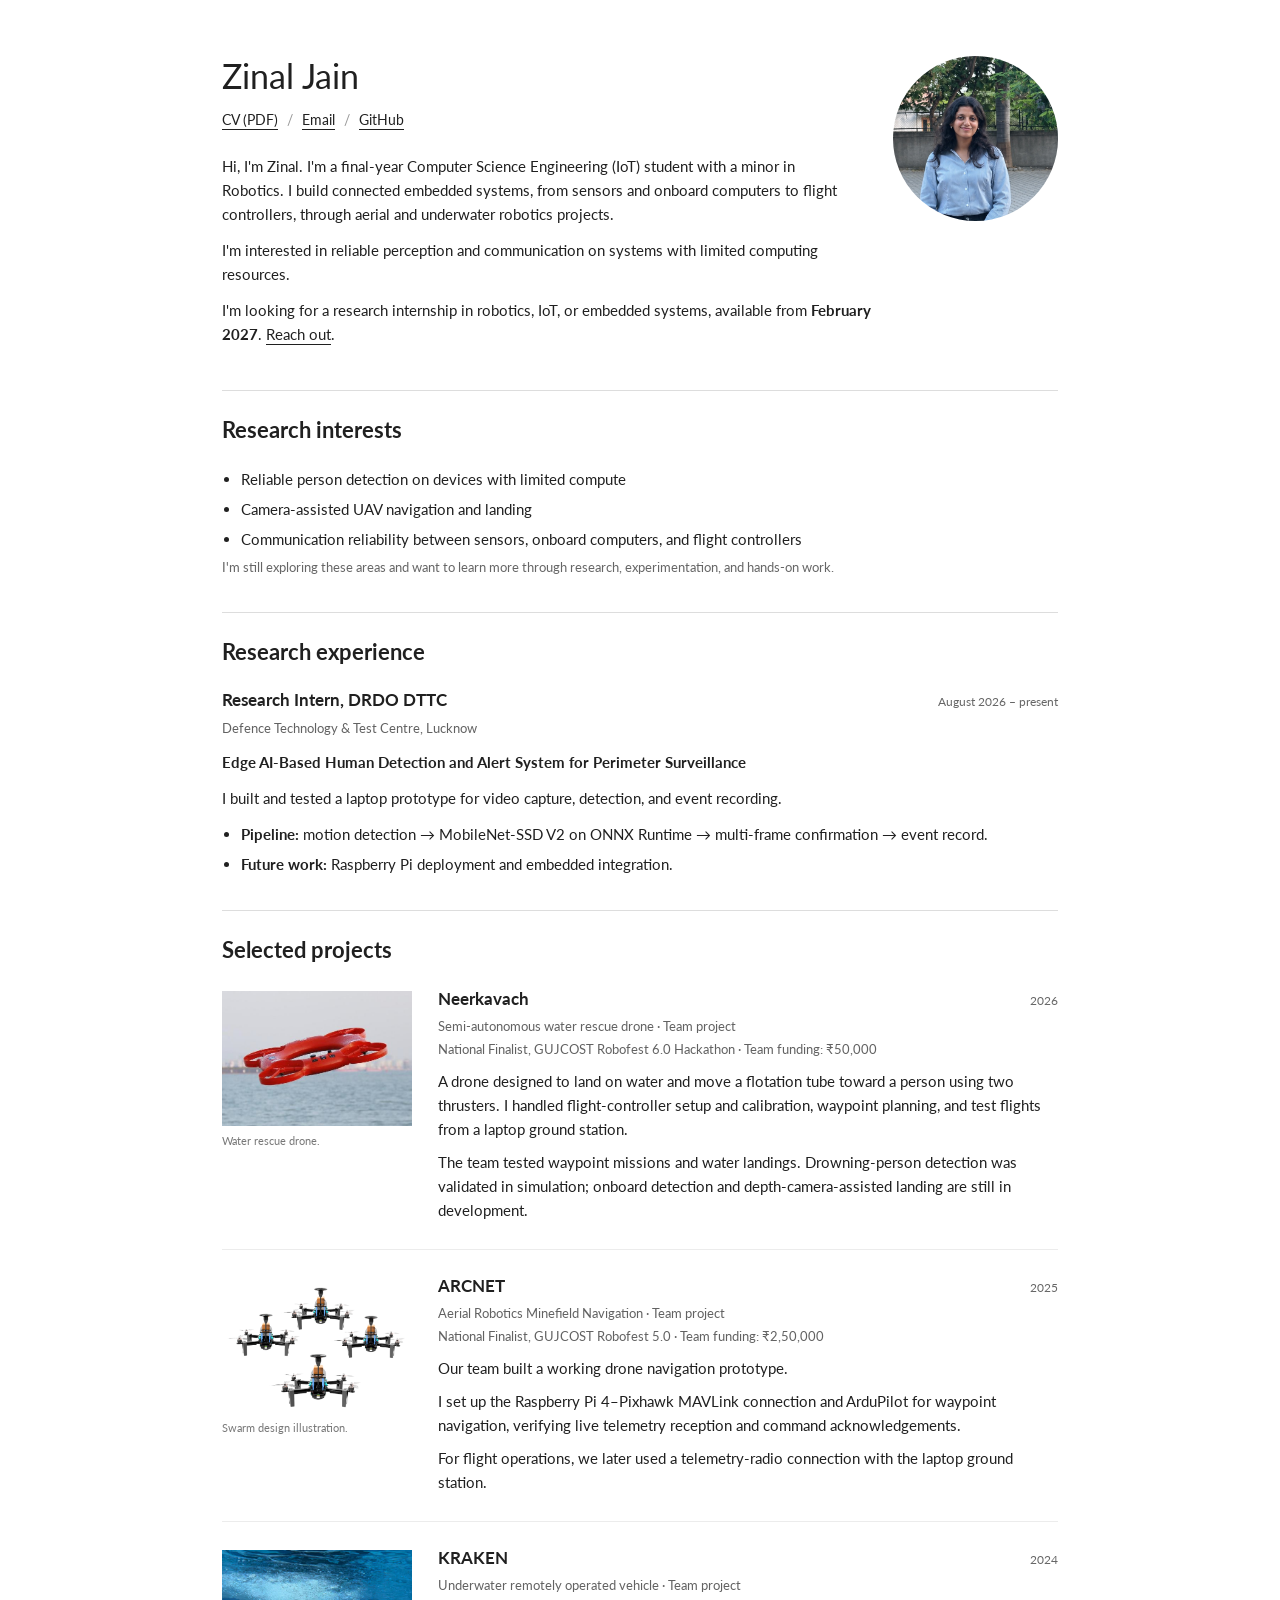
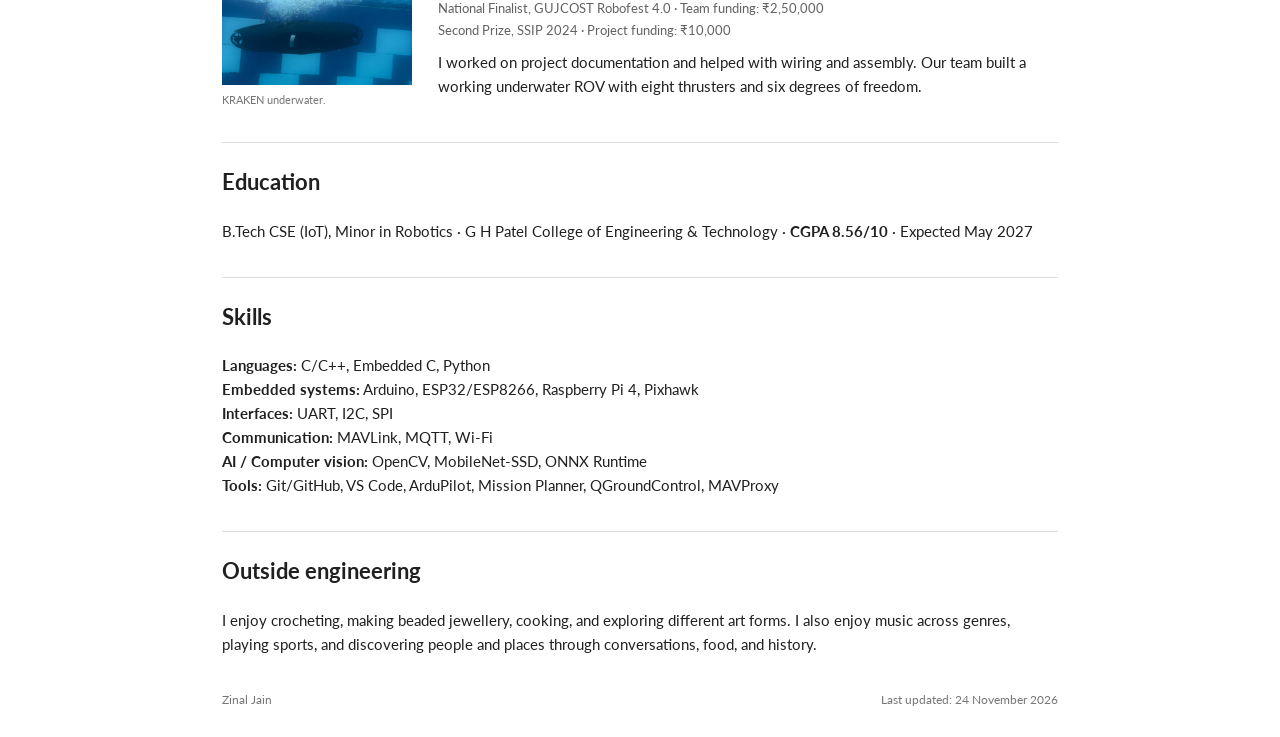
<file: index.html>
<!doctype html>
<html lang="en"><head><meta charset="utf-8"><meta name="viewport" content="width=device-width, initial-scale=1"><title>Zinal Jain | Robotics, Embedded Systems &amp; IoT</title><meta name="description" content="Zinal Jain, Computer Science Engineering (IoT) student. Research experience in edge AI and projects in UAV navigation and underwater robotics."><link rel="preconnect" href="https://fonts.googleapis.com"><link rel="preconnect" href="https://fonts.gstatic.com" crossorigin><link href="https://fonts.googleapis.com/css2?family=Lato:wght@400;700&display=swap" rel="stylesheet"><link rel="stylesheet" href="style.css?v=research-preview1"></head>
<body><main>
<section class="intro" aria-label="About me"><div class="portrait-frame"><img src="zinal-jain-portrait.jpg" alt="Zinal Jain" width="960" height="1280"></div><div class="intro-text">
<h1>Zinal Jain</h1>
<div class="contact-links"><a href="https://zinaljain.github.io/Zinal_Jain_CV.pdf" download>CV (PDF)</a><span aria-hidden="true"> / </span><a href="mailto:zinalj1605@gmail.com">Email</a><span aria-hidden="true"> / </span><a href="https://github.com/zinaljain" target="_blank" rel="noopener noreferrer">GitHub</a></div>
<p>Hi, I'm Zinal. I'm a final-year Computer Science Engineering (IoT) student with a minor in Robotics. I build connected embedded systems, from sensors and onboard computers to flight controllers, through aerial and underwater robotics projects.</p>
<p>I'm interested in reliable perception and communication on systems with limited computing resources.</p>
<p>I'm looking for a research internship in robotics, IoT, or embedded systems, available from <strong>February 2027</strong>. <a href="mailto:zinalj1605@gmail.com">Reach out</a>.</p>
</div></section>

<section class="research-themes" aria-labelledby="interests-heading">
  <h2 id="interests-heading">Research interests</h2>
  <ul>
    <li>Reliable person detection on devices with limited compute</li>
    <li>Camera-assisted UAV navigation and landing</li>
    <li>Communication reliability between sensors, onboard computers, and flight controllers</li>
  </ul>
  <p class="research-note">I'm still exploring these areas and want to learn more through research, experimentation, and hands-on work.</p>
</section>
<section><h2>Research experience</h2>
<article><div class="entry-heading"><h3>Research Intern, DRDO DTTC</h3><span>August 2026 – present</span></div><p class="subheading">Defence Technology &amp; Test Centre, Lucknow</p>
<p><strong>Edge AI-Based Human Detection and Alert System for Perimeter Surveillance</strong></p>
<p>I built and tested a laptop prototype for video capture, detection, and event recording.</p>
<ul><li><strong>Pipeline:</strong> motion detection → MobileNet-SSD V2 on ONNX Runtime → multi-frame confirmation → event record.</li><li><strong>Future work:</strong> Raspberry Pi deployment and embedded integration.</li></ul></article></section>

<section aria-labelledby="projects-heading">
  <h2 id="projects-heading">Selected projects</h2>
  <article class="project">
    <figure>
      <img src="neerkavach.png" alt="Red Neerkavach water rescue drone shown above water" width="537" height="498" loading="lazy">
      <figcaption>Water rescue drone.</figcaption>
    </figure>
    <div>
      <div class="entry-heading"><h3>Neerkavach</h3><span>2026</span></div>
      <p class="subheading">Semi-autonomous water rescue drone · Team project<br>National Finalist, GUJCOST Robofest 6.0 Hackathon · Team funding: ₹50,000</p>
      <p>A drone designed to land on water and move a flotation tube toward a person using two thrusters. I handled flight-controller setup and calibration, waypoint planning, and test flights from a laptop ground station.</p>
      <p>The team tested waypoint missions and water landings. Drowning-person detection was validated in simulation; onboard detection and depth-camera-assisted landing are still in development.</p>
    </div>
  </article>
  <article class="project">
    <figure>
      <img src="arcnet.png" alt="ARCNET design illustration showing four drones in formation" width="601" height="451" loading="lazy">
      <figcaption>Swarm design illustration.</figcaption>
    </figure>
    <div>
      <div class="entry-heading"><h3>ARCNET</h3><span>2025</span></div>
      <p class="subheading">Aerial Robotics Minefield Navigation · Team project<br>National Finalist, GUJCOST Robofest 5.0 · Team funding: ₹2,50,000</p>
      <p>Our team built a working drone navigation prototype.</p>
      <p>I set up the Raspberry Pi 4–Pixhawk MAVLink connection and ArduPilot for waypoint navigation, verifying live telemetry reception and command acknowledgements.</p>
      <p>For flight operations, we later used a telemetry-radio connection with the laptop ground station.</p>
    </div>
  </article>
  <article class="project">
    <figure>
      <img src="kraken-underwater.png" alt="KRAKEN underwater ROV submerged in a pool" width="445" height="192" loading="lazy">
      <figcaption>KRAKEN underwater.</figcaption>
    </figure>
    <div>
      <div class="entry-heading"><h3>KRAKEN</h3><span>2024</span></div>
      <p class="subheading">Underwater remotely operated vehicle · Team project<br>National Finalist, GUJCOST Robofest 4.0 · Team funding: ₹2,50,000<br>Second Prize, SSIP 2024 · Project funding: ₹10,000</p>
      <p>I worked on project documentation and helped with wiring and assembly. Our team built a working underwater ROV with eight thrusters and six degrees of freedom.</p>
    </div>
  </article>
</section>
<section class="compact"><h2>Education</h2><p>B.Tech CSE (IoT), Minor in Robotics · G H Patel College of Engineering &amp; Technology · <strong>CGPA 8.56/10</strong> · Expected May 2027</p></section>
<section class="compact"><h2>Skills</h2>
<p><strong>Languages:</strong> C/C++, Embedded C, Python<br>
<strong>Embedded systems:</strong> Arduino, ESP32/ESP8266, Raspberry Pi 4, Pixhawk<br>
<strong>Interfaces:</strong> UART, I2C, SPI<br>
<strong>Communication:</strong> MAVLink, MQTT, Wi-Fi<br>
<strong>AI / Computer vision:</strong> OpenCV, MobileNet-SSD, ONNX Runtime<br>
<strong>Tools:</strong> Git/GitHub, VS Code, ArduPilot, Mission Planner, QGroundControl, MAVProxy</p></section>
<section class="outside"><h2>Outside engineering</h2><p>I enjoy crocheting, making beaded jewellery, cooking, and exploring different art forms. I also enjoy music across genres, playing sports, and discovering people and places through conversations, food, and history.</p></section>
</main><footer><span>Zinal Jain</span><span>Last updated: 24 November 2026</span></footer></body></html>
</file>
<file: style.css>
* {
  box-sizing: border-box;
}
:root {
  color-scheme: light;
}
body {
  margin: 0;
  background: #fff;
  color: #202020;
  font: 15px/1.6 Lato, Verdana, Helvetica, Arial, sans-serif;
}
main, footer {
  width: min(100%, 900px);
  margin: auto;
  padding: 0 32px;
}
main {
  padding-top: 56px;
}
a, a:visited {
  color: inherit;
  text-decoration: underline;
  text-underline-offset: 4px;
  text-decoration-thickness: 1px;
}
a:hover {
  color: #666;
}
a:focus-visible {
  outline: 2px solid #333;
  outline-offset: 4px;
}
h1, h2, h3, p {
  margin-top: 0;
}
h1 {
  font-size: 34px;
  font-weight: 400;
  line-height: 1.2;
  margin-bottom: 12px;
}
h2 {
  font-size: 22px;
  font-weight: 700;
  line-height: 1.3;
  margin-bottom: 22px;
}
h3 {
  font-size: 17px;
  font-weight: 700;
  line-height: 1.4;
  margin-bottom: 5px;
}
p {
  margin-bottom: 12px;
}
section {
  margin-bottom: 34px;
}
main > section:not(.intro) {
  border-top: 1px solid #ddd;
  padding-top: 25px;
}
.intro {
  display: flow-root;
  margin-bottom: 32px;
}
.portrait-frame {
  float: right;
  width: 165px;
  height: 165px;
  margin: 0 0 22px 34px;
  border-radius: 50%;
  overflow: hidden;
}
.portrait-frame img {
  display: block;
  width: 100%;
  height: 100%;
  object-fit: cover;
  transform: scale(2);
  transform-origin: 47% 62%;
}
.intro-text p {
  max-width: 680px;
}
.contact-links {
  display: flex;
  gap: 9px;
  flex-wrap: wrap;
  margin-bottom: 23px;
  font-size: 14px;
}
.contact-links span {
  color: #999;
}
.themes {
  margin: 0;
}
.themes > div {
  display: grid;
  grid-template-columns: 175px minmax(0, 1fr);
  gap: 24px;
  padding-bottom: 15px;
}
.themes dt {
  font-weight: 700;
}
.themes dd {
  margin: 0;
}
.research-note {
  font-size: 13px;
  color: #666;
  margin: 3px 0 0;
}
.entry-heading {
  display: flex;
  justify-content: space-between;
  align-items: baseline;
  gap: 20px;
}
.entry-heading > span {
  color: #666;
  font-size: 12px;
  white-space: nowrap;
  font-variant-numeric: tabular-nums;
}
.subheading {
  font-size: 13px;
  line-height: 1.7;
  color: #626262;
  margin-bottom: 11px;
}
ul {
  padding-left: 19px;
  margin: 0;
}
li {
  margin-bottom: 6px;
}
article > p:last-child {
  margin-bottom: 0;
}
.project {
  display: grid;
  grid-template-columns: 190px minmax(0, 1fr);
  gap: 26px;
  align-items: start;
  margin-bottom: 27px;
}
.project + .project {
  padding-top: 24px;
  border-top: 1px solid #ececec;
}
.project:last-child {
  margin-bottom: 0;
}
figure {
  margin: 4px 0 0;
}
.project img {
  display: block;
  width: 100%;
  height: 135px;
  object-fit: contain;
}
.project img[src="neerkavach.png"] {
  object-fit: cover;
  object-position: center 54%;
}
.project img[src="kraken-underwater.png"] {
  object-fit: cover;
}
figcaption {
  font-size: 11px;
  line-height: 1.5;
  margin-top: 7px;
  color: #777;
}
.project p {
  margin-bottom: 9px;
}
.project p:last-child {
  margin-bottom: 0;
}
.compact p, .outside p {
  margin-bottom: 0;
}
footer {
  display: flex;
  justify-content: space-between;
  flex-wrap: wrap;
  gap: 12px;
  padding-bottom: 28px;
  font-size: 12px;
  color: #777;
}
@media (max-width: 650px) {
  main, footer {
    padding-left: 22px;
    padding-right: 22px;
  }
  main {
    padding-top: 30px;
  }
  h1 {
    font-size: 30px;
  }
  .portrait-frame {
    float: none;
    width: 145px;
    height: 145px;
    margin: 0 0 22px;
  }
  .themes > div {
    display: block;
  }
  .themes dt {
    margin-bottom: 4px;
  }
  .project {
    grid-template-columns: 1fr;
    gap: 16px;
  }
  .project figure {
    width: min(100%, 280px);
  }
  .project img {
    height: 160px;
  }
  .entry-heading {
    display: block;
    margin-bottom: 5px;
  }
  .entry-heading > span {
    display: block;
  }
}
@media print {
  main {
    padding-top: 0;
  }
  article {
    break-inside: avoid;
  }
}
</file>
